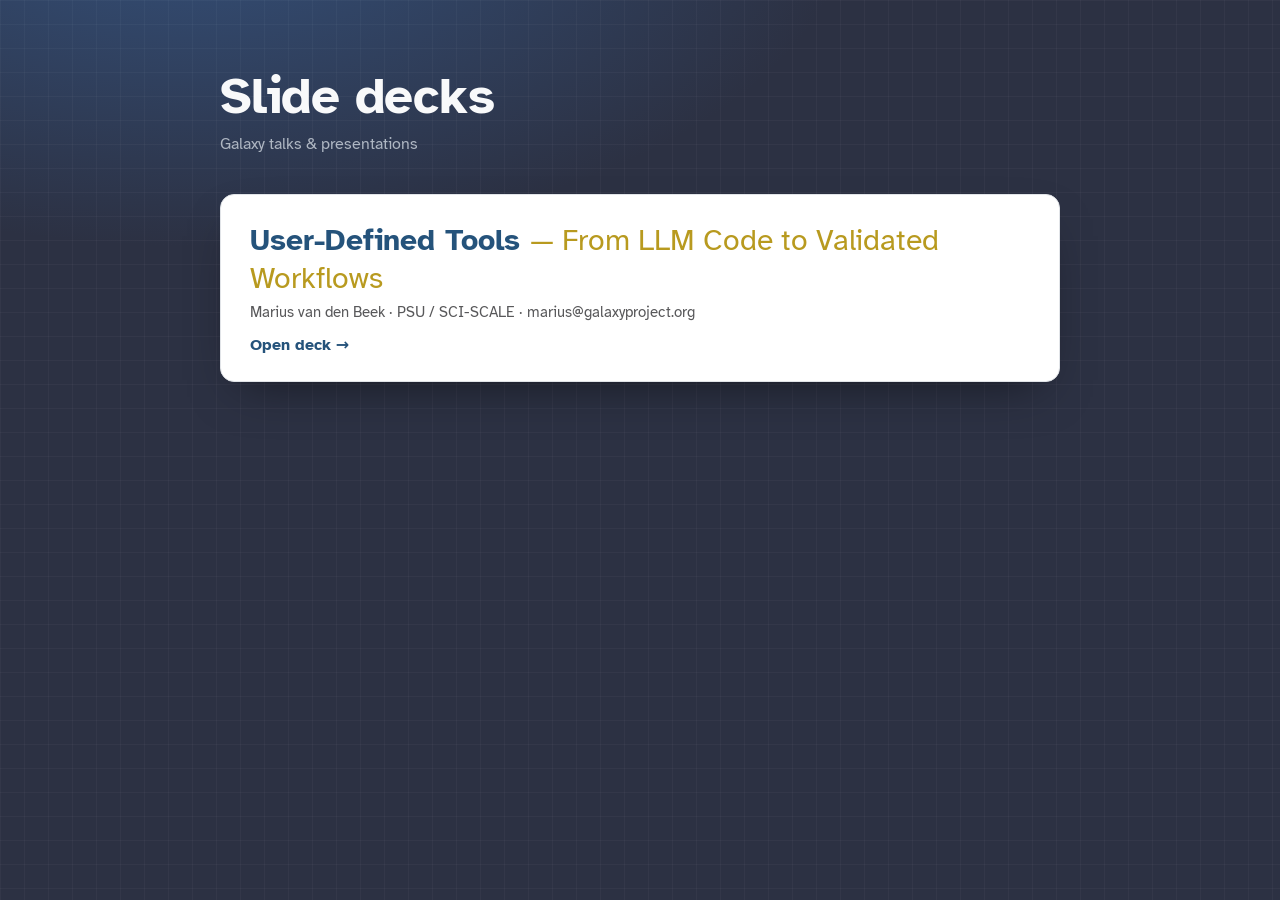
<file: index.html>
<!DOCTYPE html>
<html lang="en">
<head>
<meta charset="utf-8">
<meta name="viewport" content="width=device-width, initial-scale=1">
<title>Slide decks</title>
<link rel="preconnect" href="https://fonts.googleapis.com">
<style>
@import url('https://fonts.googleapis.com/css2?family=Atkinson+Hyperlegible:ital,wght@0,400;0,700;1,400&display=swap');
:root {
  --galaxy-primary:#25537b; --galaxy-dark:#2c3143; --gold:#e8c547;
  --font-sans:'Atkinson Hyperlegible',ui-sans-serif,system-ui,-apple-system,sans-serif;
}
* { box-sizing:border-box; }
body {
  margin:0; min-height:100vh; font-family:var(--font-sans); color:#f8f9fa;
  background:
    linear-gradient(to right, rgba(255,255,255,.03) 1px, transparent 1px) 0 0 / 24px 24px,
    linear-gradient(to bottom, rgba(255,255,255,.03) 1px, transparent 1px) 0 0 / 24px 24px,
    radial-gradient(1100px 560px at 15% -10%, #34507a 0%, transparent 60%),
    var(--galaxy-dark);
}
.wrap { max-width:880px; margin:0 auto; padding:4rem 1.25rem 5rem; }
header h1 { font-size:clamp(2rem,5vw,3.2rem); margin:0 0 .4rem; letter-spacing:-.01em; }
header p { color:#aeb6c2; margin:0 0 2.5rem; }
.cards { display:flex; flex-direction:column; gap:1.1rem; }
.card {
  display:block; text-decoration:none; color:inherit;
  background:#ffffff; color:#2c3143; border-radius:14px;
  padding:1.6rem 1.8rem; border:1px solid #e1e4e8;
  box-shadow:0 20px 50px -22px rgba(0,0,0,.55);
  transition:transform .12s, box-shadow .12s;
}
.card:hover { transform:translateY(-2px); box-shadow:0 26px 60px -22px rgba(0,0,0,.6); }
.card h2 { margin:0 0 .35rem; color:var(--galaxy-primary); font-size:clamp(1.3rem,2.6vw,1.9rem); }
.card h2 span { color:#b89a1f; font-weight:400; }
.card .byline { margin:0 0 .9rem; color:#58585a; font-size:.95rem; }
.card .open { color:var(--galaxy-primary); font-weight:700; }
.empty { color:#aeb6c2; }
:focus-visible { outline:2px solid var(--gold); outline-offset:3px; border-radius:4px; }
</style>
</head>
<body>
<div class="wrap">
<header>
  <h1>Slide decks</h1>
  <p>Galaxy talks &amp; presentations</p>
</header>
<main class="cards">
  <a class="card" href="udt/slides.html">
    <h2>User-Defined Tools <span>— From LLM Code to Validated Workflows</span></h2>
    <p class="byline">Marius van den Beek · PSU / SCI-SCALE · marius@galaxyproject.org</p>
    <span class="open">Open deck &rarr;</span>
  </a>
</main>
</div>
</body>
</html>
</file>
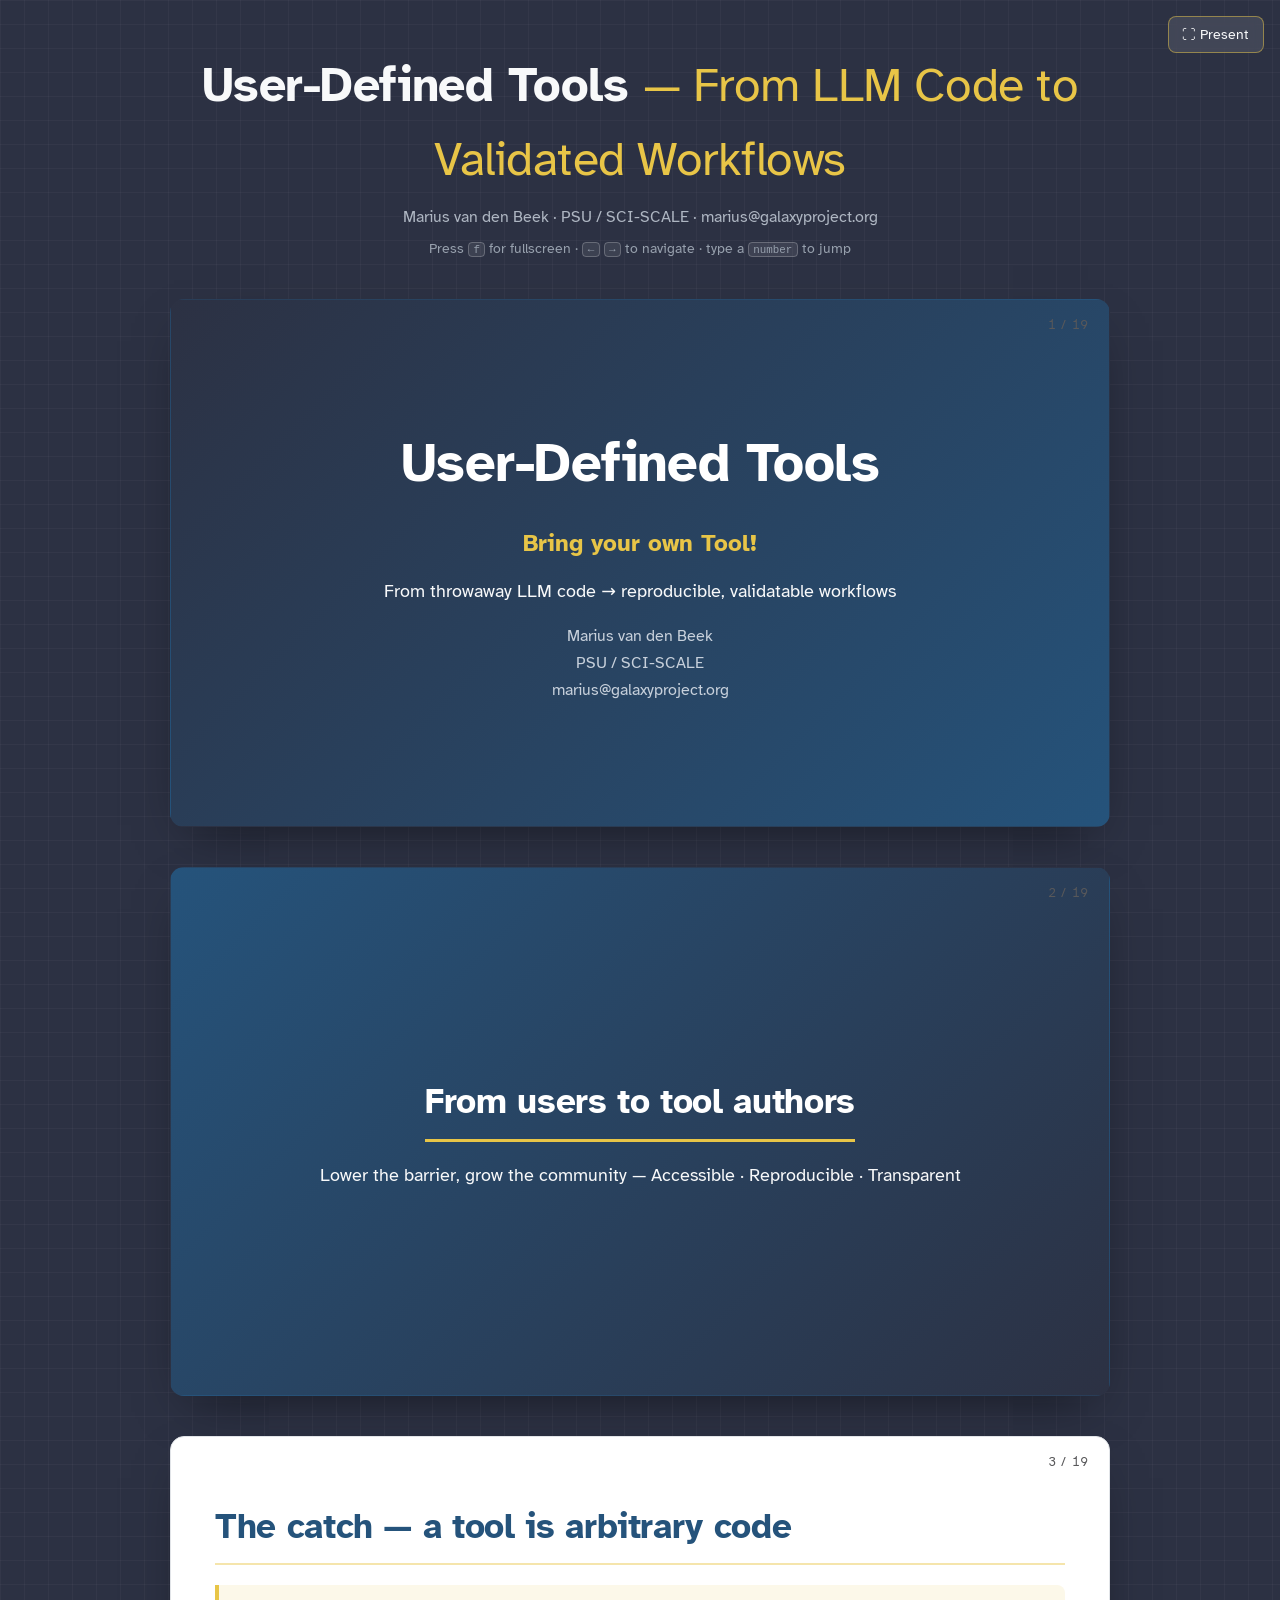
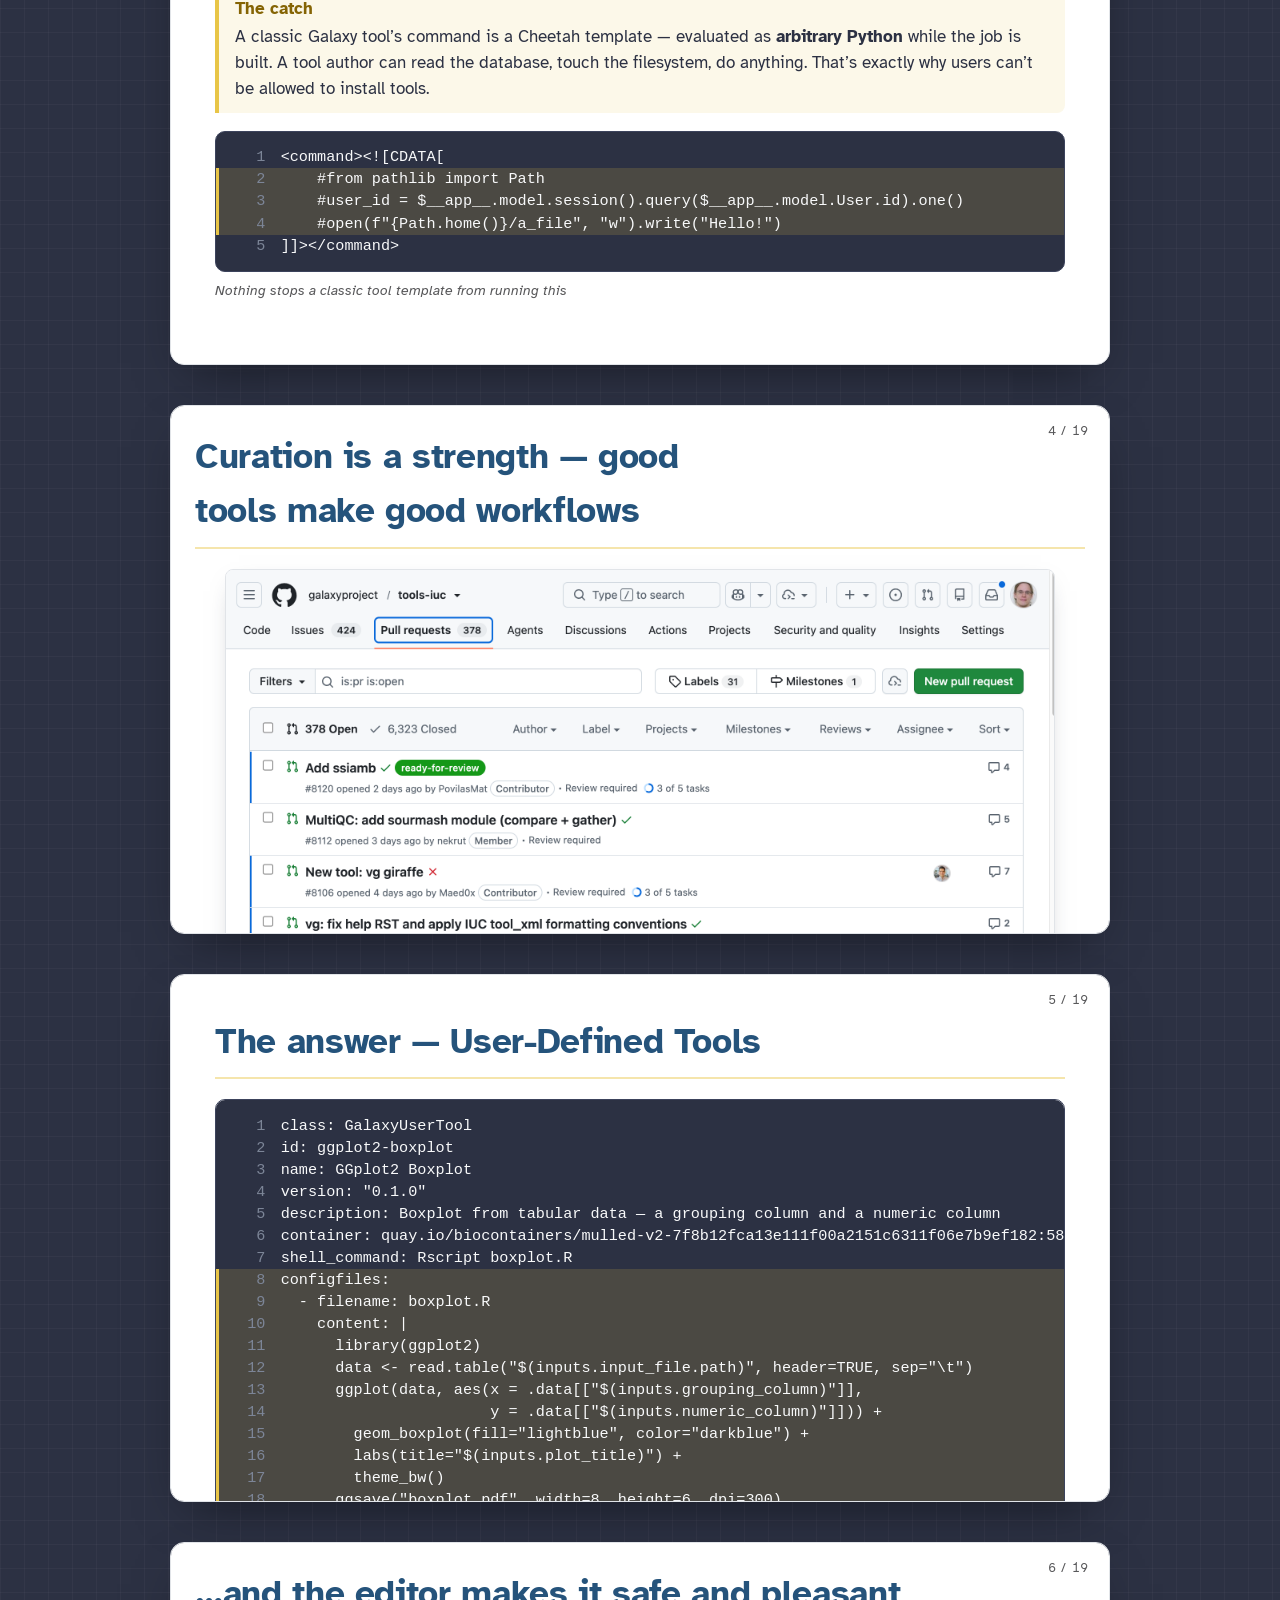
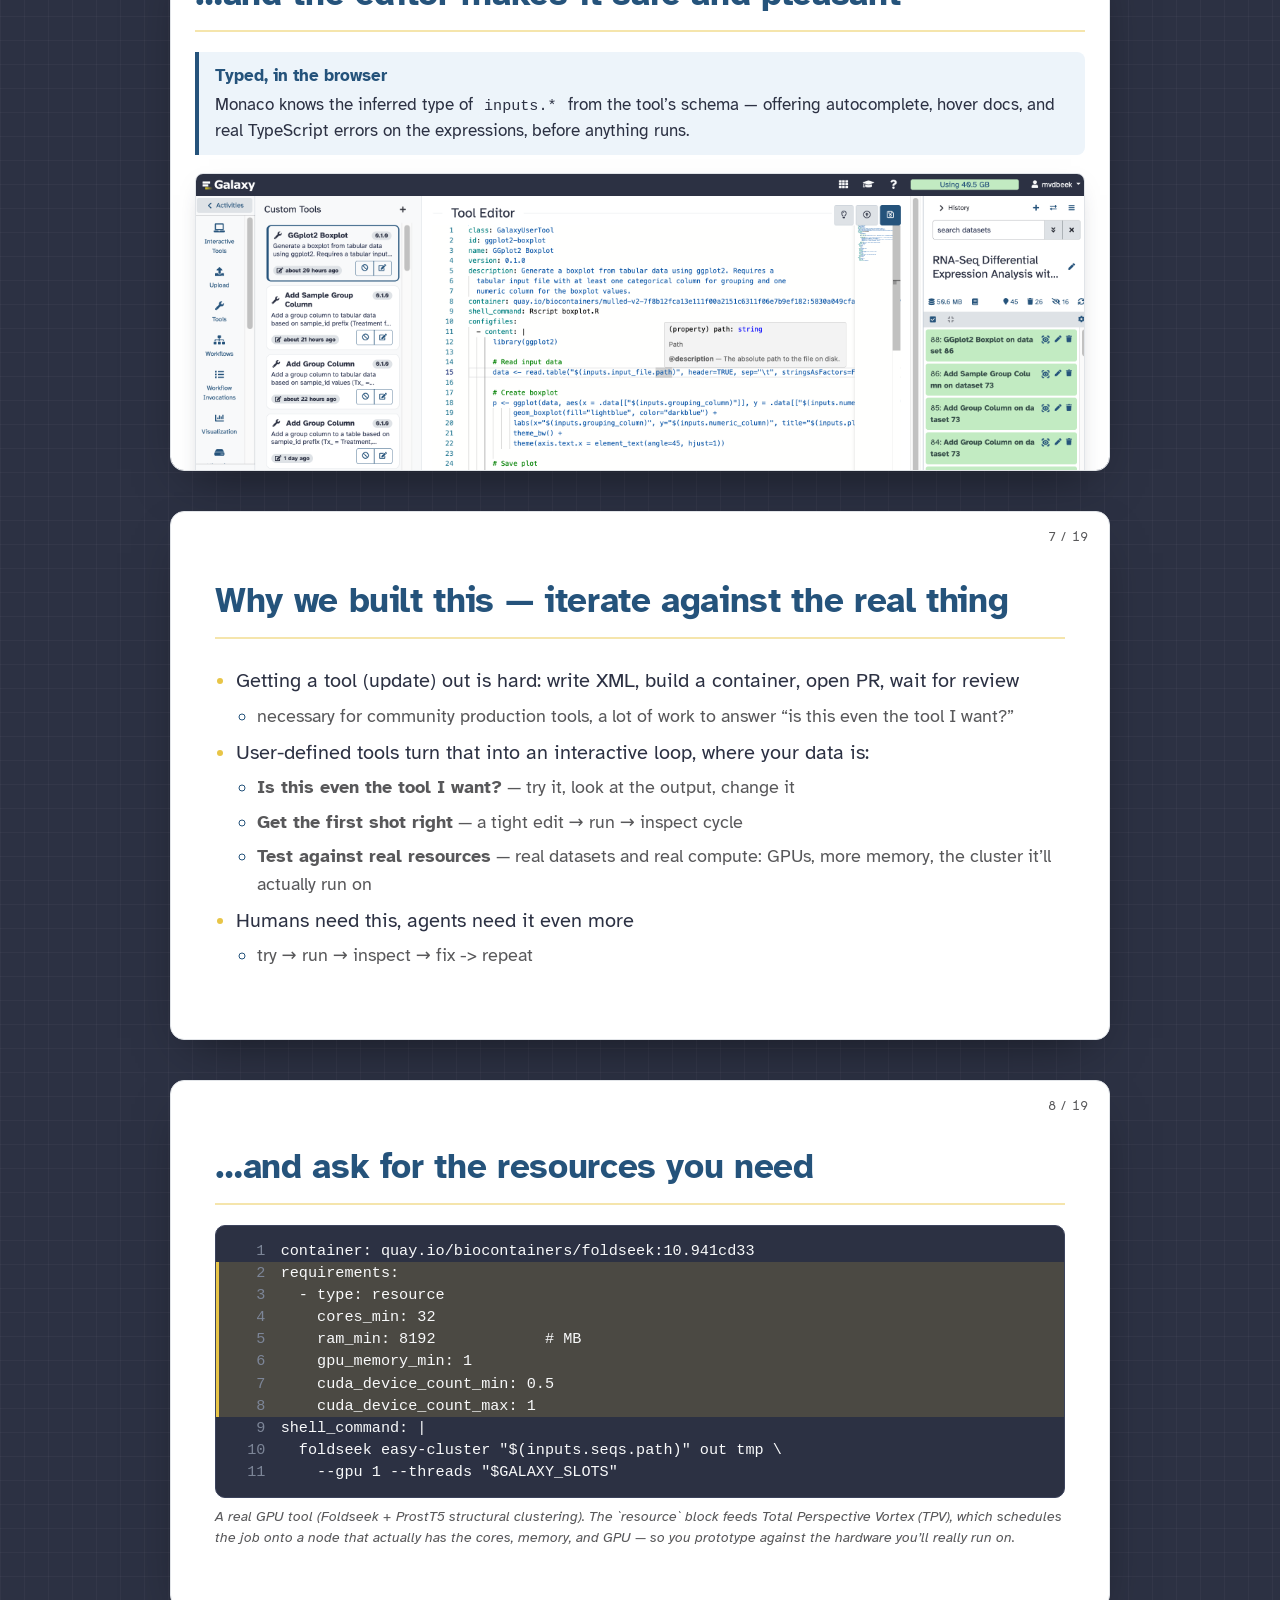
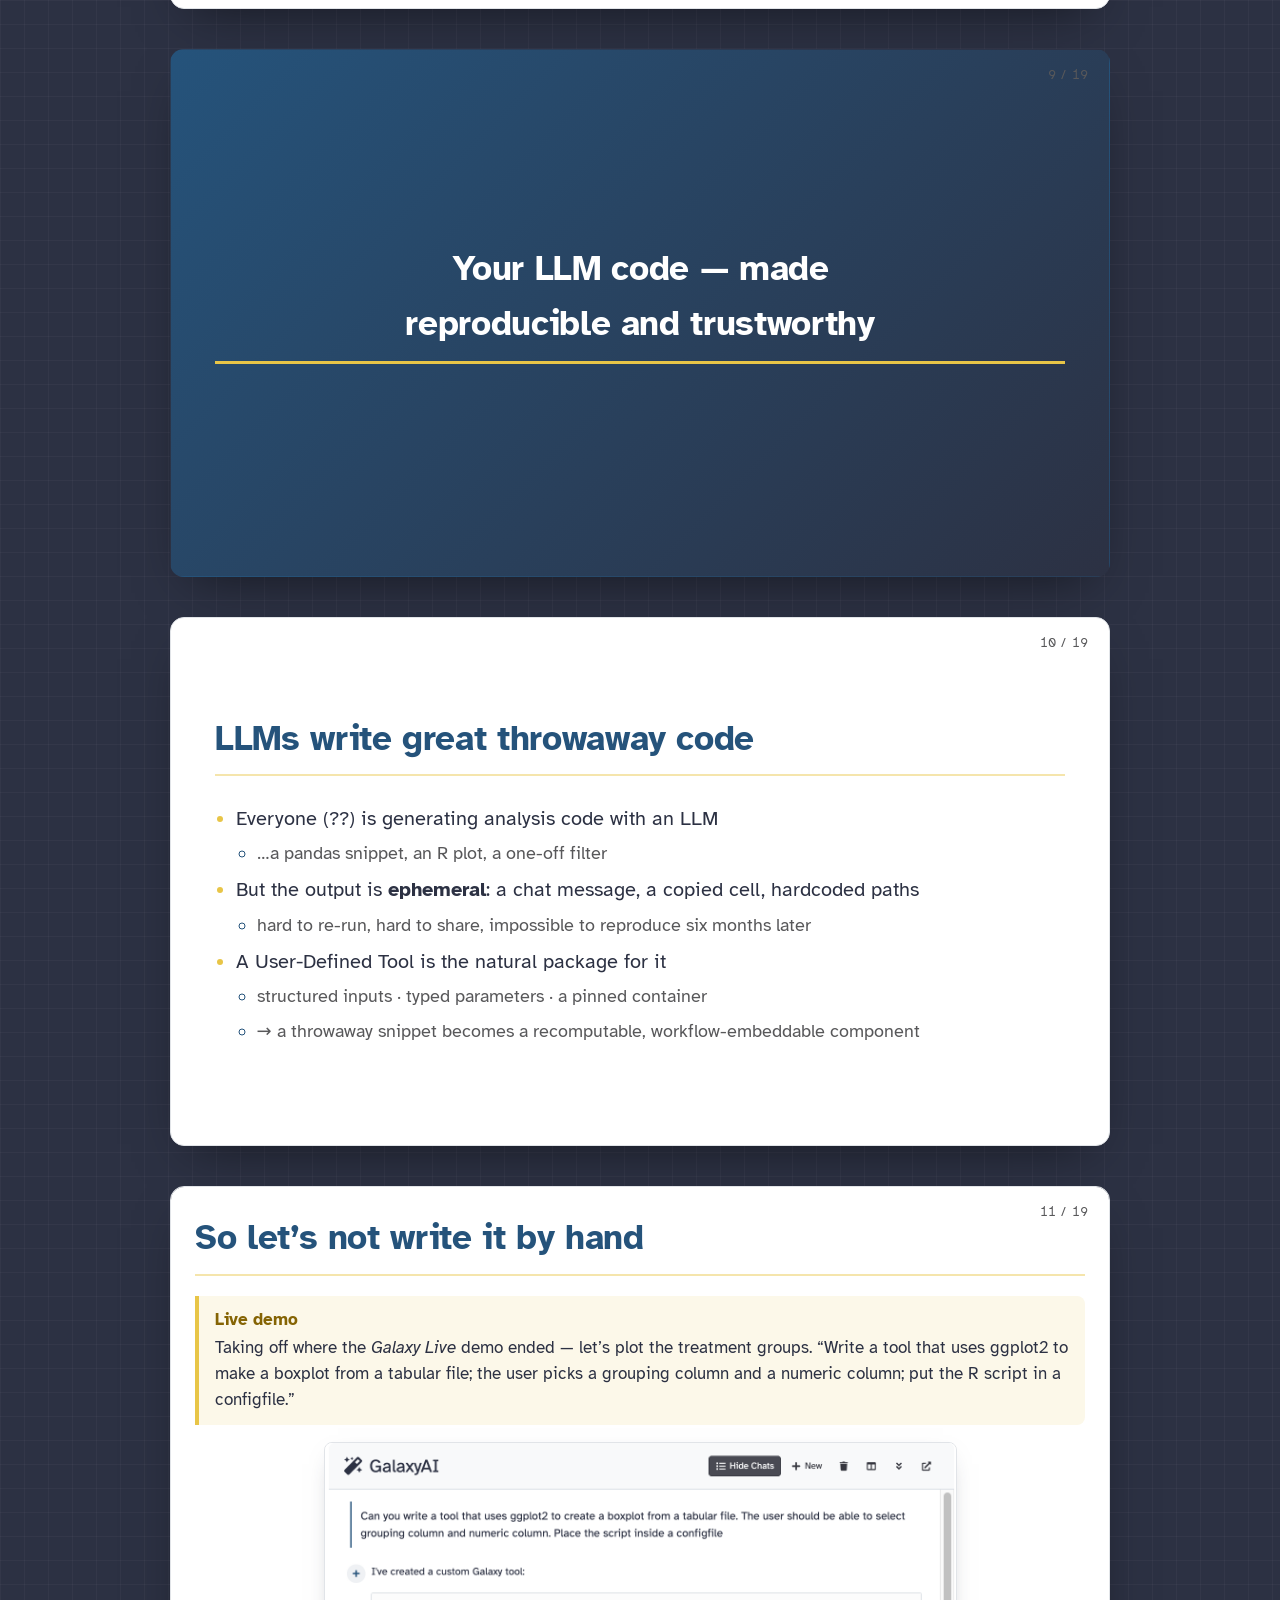
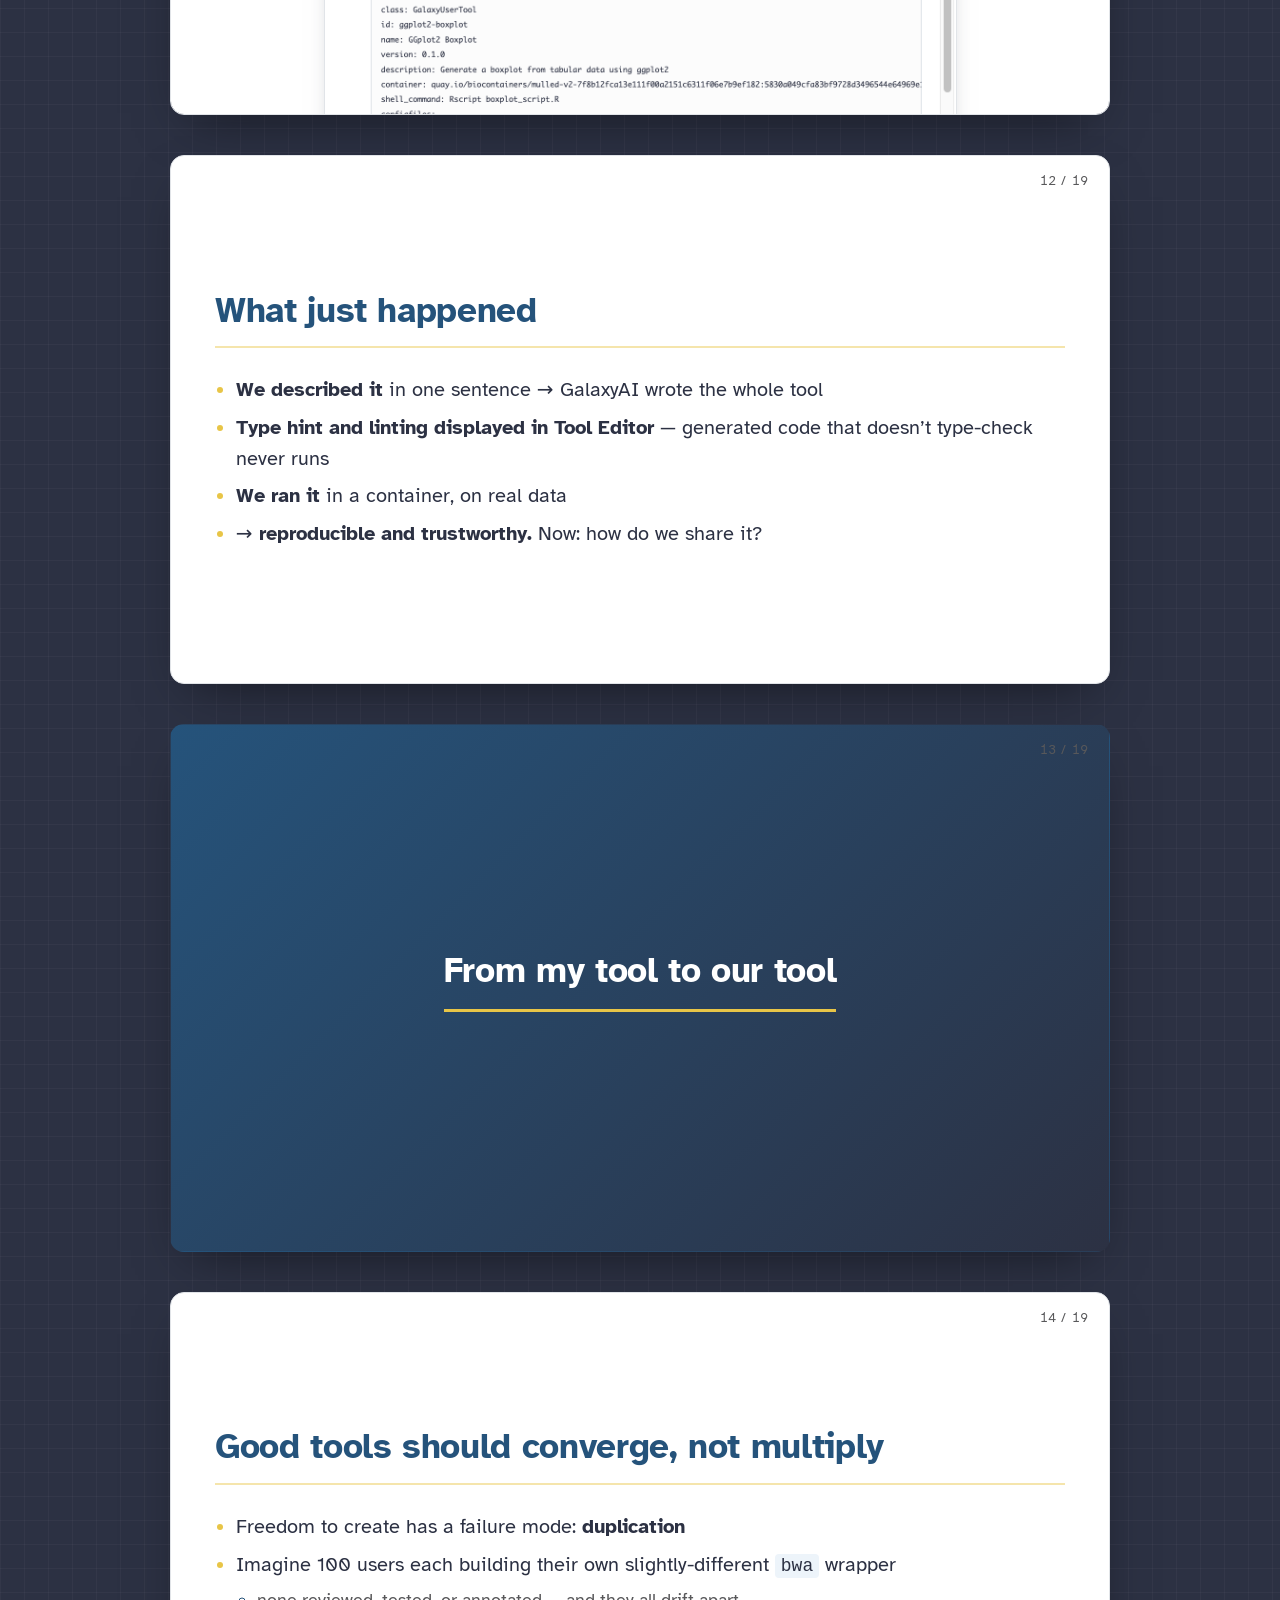
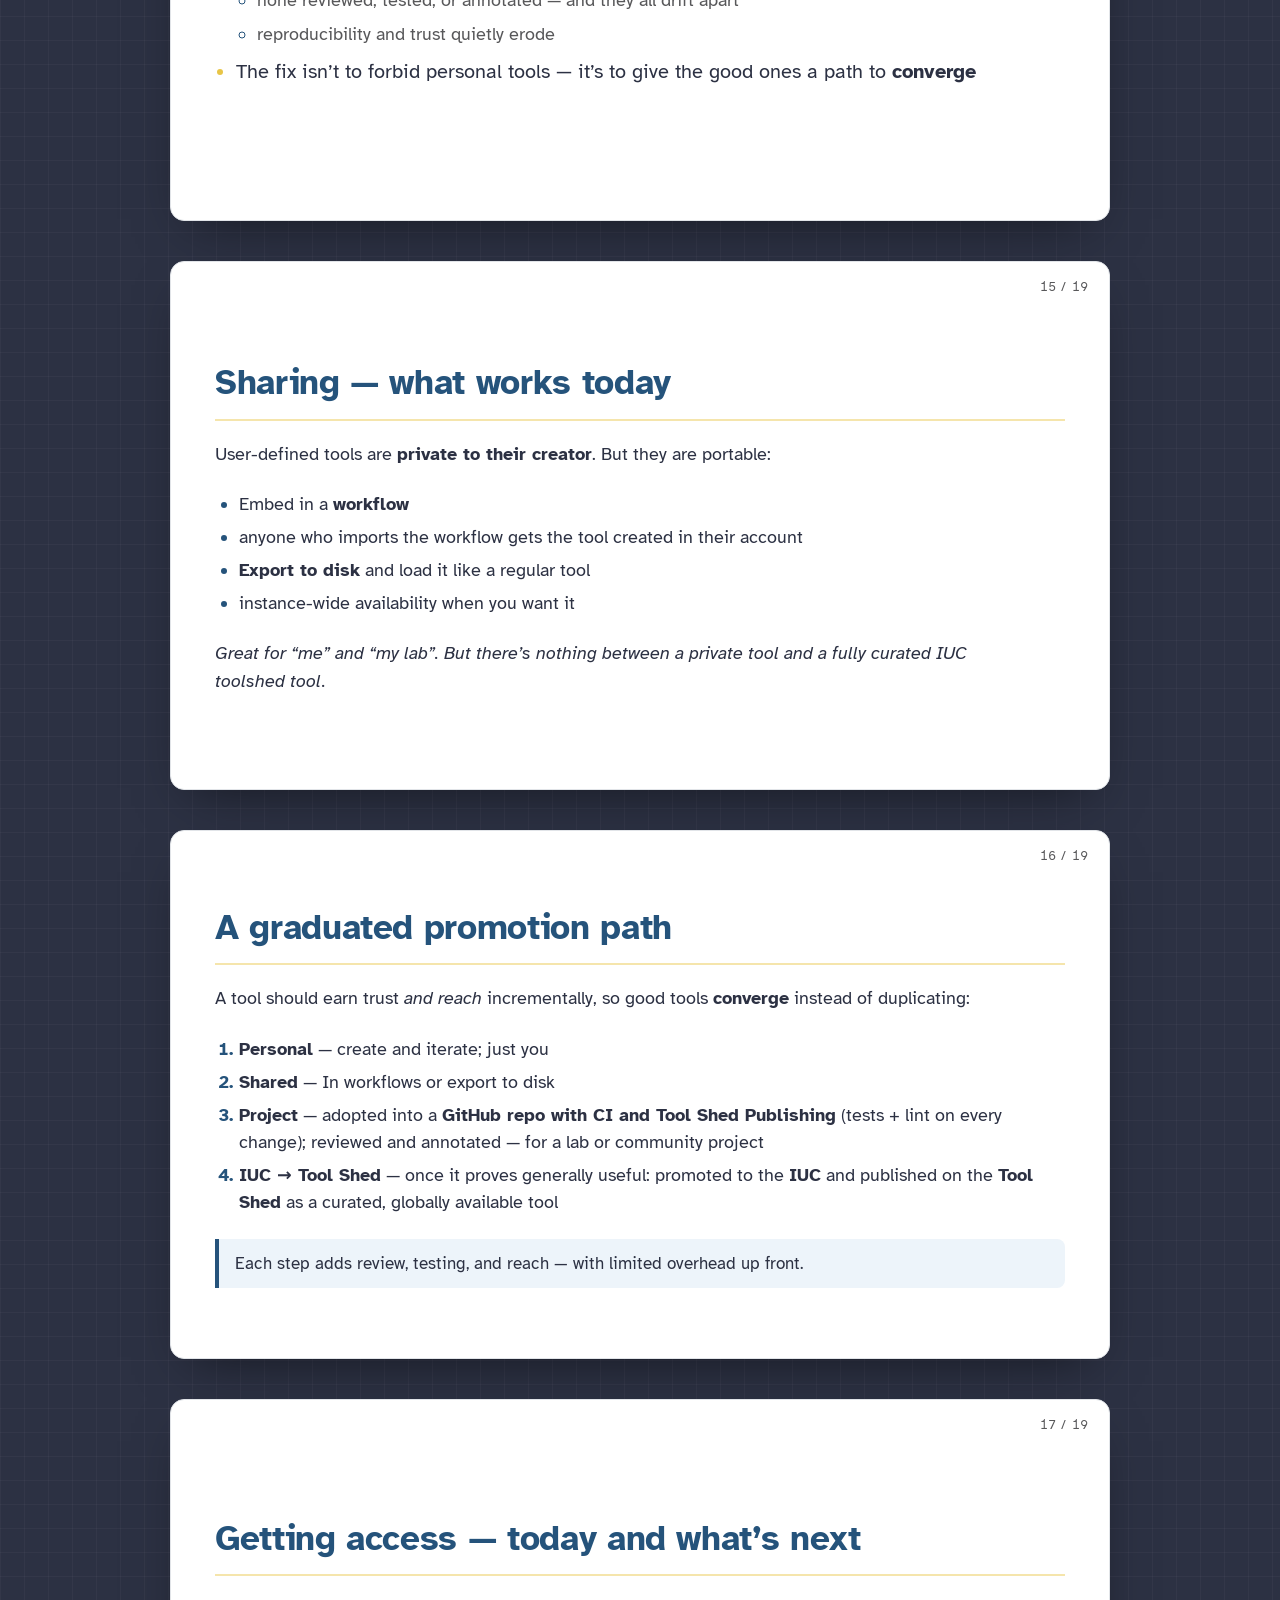
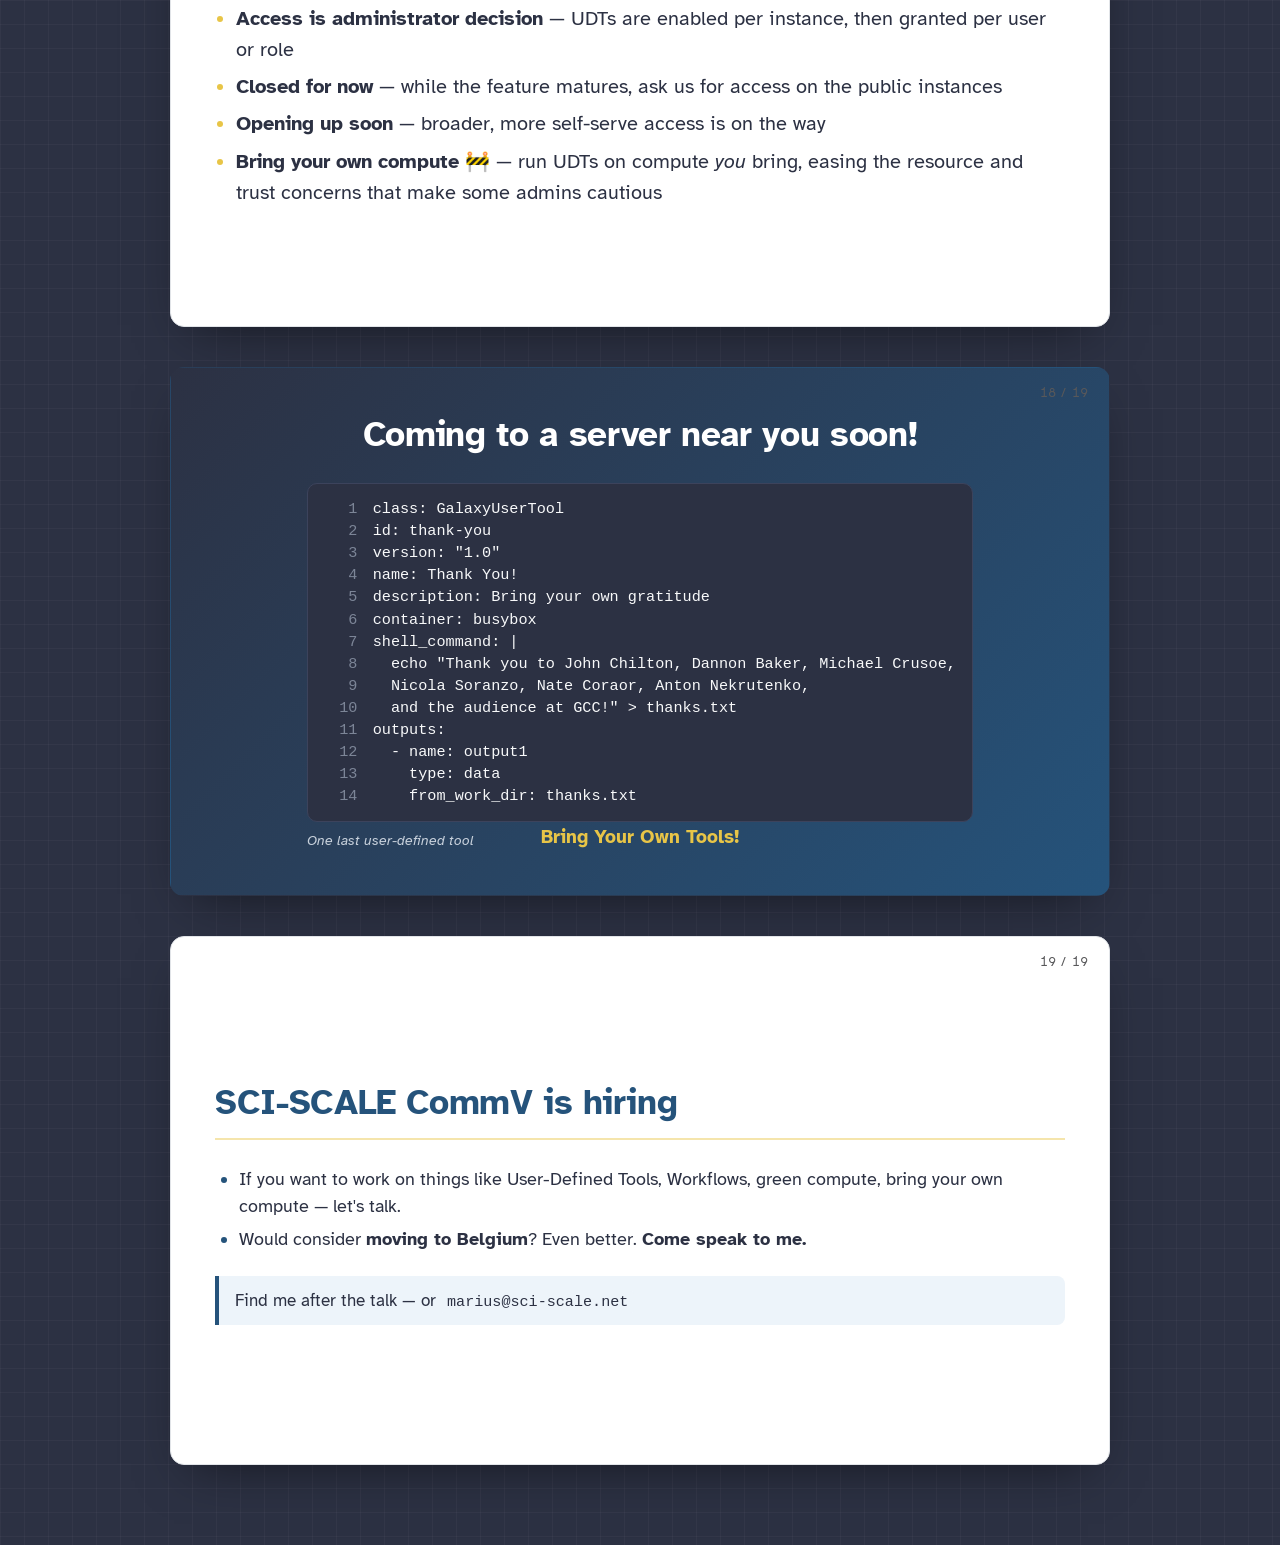
<file: udt/slides.html>
<!DOCTYPE html>
<html lang="en">
<head>
<meta charset="utf-8">
<meta name="viewport" content="width=device-width, initial-scale=1">
<title>User-Defined Tools — From LLM Code to Validated Workflows</title>
<link rel="stylesheet" href="slides.css">
</head>
<body>
<div class="toolbar">
  <button id="presentBtn" title="Present — press f">&#9974; Present</button>
</div>
<header class="deck-header">
  <h1>User-Defined Tools <span>— From LLM Code to Validated Workflows</span></h1>
  <p>Marius van den Beek · PSU / SCI-SCALE · marius@galaxyproject.org</p>
  <p class="hint">Press <kbd>f</kbd> for fullscreen · <kbd>←</kbd> <kbd>→</kbd> to navigate · type a <kbd>number</kbd> to jump</p>
</header>
<main class="deck">
  <section class="slide slide--title" id="slide-1" aria-label="Slide 1">
    <span class="slide__num">1 / 19</span>
    <h2 class="slide__title">User-Defined Tools</h2>
    <p class="slide__subtitle">Bring your own Tool!</p>
    <div class="slide__blocks">
      <p class="prose">From throwaway LLM code → reproducible, validatable workflows</p>
    </div>
    <div class="slide__meta"><p>Marius van den Beek</p><p>PSU / SCI-SCALE</p><p>marius@galaxyproject.org</p></div>
  </section>
  <section class="slide slide--section" id="slide-2" aria-label="Slide 2">
    <span class="slide__num">2 / 19</span>
    <h2 class="slide__title">From users to tool authors</h2>
    <div class="slide__blocks">
      <p class="prose">Lower the barrier, grow the community — Accessible · Reproducible · Transparent</p>
    </div>
  </section>
  <section class="slide slide--content" id="slide-3" aria-label="Slide 3">
    <span class="slide__num">3 / 19</span>
    <h2 class="slide__title">The catch — a tool is arbitrary code</h2>
    <div class="slide__blocks">
      <aside class="note note--warn"><span class="note__title">The catch</span><span>A classic Galaxy tool’s command is a Cheetah template — evaluated as <strong>arbitrary Python</strong> while the job is built. A tool author can read the database, touch the filesystem, do anything. That’s exactly why users can’t be allowed to install tools.</span></aside>
      <figure class="code"><pre class="language-xml"><code><span class="line"><span class="ln">1</span><span class="lc">&lt;command&gt;&lt;![CDATA[</span></span><span class="line hl"><span class="ln">2</span><span class="lc">    #from pathlib import Path</span></span><span class="line hl"><span class="ln">3</span><span class="lc">    #user_id = $__app__.model.session().query($__app__.model.User.id).one()</span></span><span class="line hl"><span class="ln">4</span><span class="lc">    #open(f&quot;{Path.home()}/a_file&quot;, &quot;w&quot;).write(&quot;Hello!&quot;)</span></span><span class="line"><span class="ln">5</span><span class="lc">]]&gt;&lt;/command&gt;</span></span></code></pre><figcaption>Nothing stops a classic tool template from running this</figcaption></figure>
    </div>
  </section>
  <section class="slide slide--content" id="slide-4" aria-label="Slide 4">
    <span class="slide__num">4 / 19</span>
    <h2 class="slide__title">Curation is a strength — good tools make good workflows</h2>
    <div class="slide__blocks">
      <figure class="shot"><img src="images/slide-06.png" alt="Slide 6 screenshot" loading="lazy"><figcaption>galaxyproject/tools-iuc: thousands of carefully reviewed tools — one of Galaxy’s greatest strengths. Trusted, reproducible tools are exactly what make trusted, reproducible workflows.</figcaption></figure>
      <aside class="note note--info"><span class="note__title">A high bar by design</span><span>not every need fits it: one-off, exploratory, “I have a labmeeting tomorrow.”</span></aside>
    </div>
  </section>
  <section class="slide slide--content" id="slide-5" aria-label="Slide 5">
    <span class="slide__num">5 / 19</span>
    <h2 class="slide__title">The answer — User-Defined Tools</h2>
    <div class="slide__blocks">
      <figure class="code"><pre class="language-yaml"><code><span class="line"><span class="ln">1</span><span class="lc">class: GalaxyUserTool</span></span><span class="line"><span class="ln">2</span><span class="lc">id: ggplot2-boxplot</span></span><span class="line"><span class="ln">3</span><span class="lc">name: GGplot2 Boxplot</span></span><span class="line"><span class="ln">4</span><span class="lc">version: &quot;0.1.0&quot;</span></span><span class="line"><span class="ln">5</span><span class="lc">description: Boxplot from tabular data — a grouping column and a numeric column</span></span><span class="line"><span class="ln">6</span><span class="lc">container: quay.io/biocontainers/mulled-v2-7f8b12fca13e111f00a2151c6311f06e7b9ef182:5830a049cfa83bf9728d3496544e64969e1ef789-0</span></span><span class="line"><span class="ln">7</span><span class="lc">shell_command: Rscript boxplot.R</span></span><span class="line hl"><span class="ln">8</span><span class="lc">configfiles:</span></span><span class="line hl"><span class="ln">9</span><span class="lc">  - filename: boxplot.R</span></span><span class="line hl"><span class="ln">10</span><span class="lc">    content: |</span></span><span class="line hl"><span class="ln">11</span><span class="lc">      library(ggplot2)</span></span><span class="line hl"><span class="ln">12</span><span class="lc">      data &lt;- read.table(&quot;$(inputs.input_file.path)&quot;, header=TRUE, sep=&quot;\t&quot;)</span></span><span class="line hl"><span class="ln">13</span><span class="lc">      ggplot(data, aes(x = .data[[&quot;$(inputs.grouping_column)&quot;]],</span></span><span class="line hl"><span class="ln">14</span><span class="lc">                       y = .data[[&quot;$(inputs.numeric_column)&quot;]])) +</span></span><span class="line hl"><span class="ln">15</span><span class="lc">        geom_boxplot(fill=&quot;lightblue&quot;, color=&quot;darkblue&quot;) +</span></span><span class="line hl"><span class="ln">16</span><span class="lc">        labs(title=&quot;$(inputs.plot_title)&quot;) +</span></span><span class="line hl"><span class="ln">17</span><span class="lc">        theme_bw()</span></span><span class="line hl"><span class="ln">18</span><span class="lc">      ggsave(&quot;boxplot.pdf&quot;, width=8, height=6, dpi=300)</span></span><span class="line"><span class="ln">19</span><span class="lc">inputs:</span></span><span class="line"><span class="ln">20</span><span class="lc">  - {name: input_file, type: data, format: tabular}</span></span><span class="line"><span class="ln">21</span><span class="lc">  - {name: grouping_column, type: text}</span></span><span class="line"><span class="ln">22</span><span class="lc">  - {name: numeric_column, type: text}</span></span><span class="line"><span class="ln">23</span><span class="lc">  - {name: plot_title, type: text}</span></span><span class="line"><span class="ln">24</span><span class="lc">outputs:</span></span><span class="line"><span class="ln">25</span><span class="lc">  - {name: plot, type: data, format: pdf, from_work_dir: boxplot.pdf}</span></span></code></pre><figcaption>Anatomy of a User-Defined Tool: typed inputs, a pinned container, and the R script itself in a `configfile` — safe to build and run. For the personal and the exploratory; curated tools stay the backbone.</figcaption></figure>
    </div>
  </section>
  <section class="slide slide--content" id="slide-6" aria-label="Slide 6">
    <span class="slide__num">6 / 19</span>
    <h2 class="slide__title">…and the editor makes it safe and pleasant</h2>
    <div class="slide__blocks">
      <aside class="note note--info"><span class="note__title">Typed, in the browser</span><span>Monaco knows the inferred type of <code>inputs.*</code> from the tool’s schema — offering autocomplete, hover docs, and real TypeScript errors on the expressions, before anything runs.</span></aside>
      <figure class="shot"><img src="images/slide-10.png" alt="Slide 10 screenshot" loading="lazy"><figcaption>The live Tool Editor — the same boxplot tool: type-aware hover docs and inline errors, driven by the generated schema</figcaption></figure>
    </div>
  </section>
  <section class="slide slide--content" id="slide-7" aria-label="Slide 7">
    <span class="slide__num">7 / 19</span>
    <h2 class="slide__title">Why we built this — iterate against the real thing</h2>
    <div class="slide__body"><ul><li>Getting a tool (update) out is hard: write XML, build a container, open PR, wait for review<ul><li>necessary for community production tools, a lot of work to answer “is this even the tool I want?”</li></ul></li><li>User-defined tools turn that into an interactive loop, where your data is:<ul><li><strong>Is this even the tool I want?</strong> — try it, look at the output, change it</li><li><strong>Get the first shot right</strong> — a tight edit → run → inspect cycle</li><li><strong>Test against real resources</strong> — real datasets and real compute: GPUs, more memory, the cluster it’ll actually run on</li></ul></li><li>Humans need this, agents need it even more<ul><li>try → run → inspect → fix -&gt; repeat</li></ul></li></ul></div>
  </section>
  <section class="slide slide--content" id="slide-8" aria-label="Slide 8">
    <span class="slide__num">8 / 19</span>
    <h2 class="slide__title">…and ask for the resources you need</h2>
    <div class="slide__blocks">
      <figure class="code"><pre class="language-yaml"><code><span class="line"><span class="ln">1</span><span class="lc">container: quay.io/biocontainers/foldseek:10.941cd33</span></span><span class="line hl"><span class="ln">2</span><span class="lc">requirements:</span></span><span class="line hl"><span class="ln">3</span><span class="lc">  - type: resource</span></span><span class="line hl"><span class="ln">4</span><span class="lc">    cores_min: 32</span></span><span class="line hl"><span class="ln">5</span><span class="lc">    ram_min: 8192            # MB</span></span><span class="line hl"><span class="ln">6</span><span class="lc">    gpu_memory_min: 1</span></span><span class="line hl"><span class="ln">7</span><span class="lc">    cuda_device_count_min: 0.5</span></span><span class="line hl"><span class="ln">8</span><span class="lc">    cuda_device_count_max: 1</span></span><span class="line"><span class="ln">9</span><span class="lc">shell_command: |</span></span><span class="line"><span class="ln">10</span><span class="lc">  foldseek easy-cluster &quot;$(inputs.seqs.path)&quot; out tmp \</span></span><span class="line"><span class="ln">11</span><span class="lc">    --gpu 1 --threads &quot;$GALAXY_SLOTS&quot;</span></span></code></pre><figcaption>A real GPU tool (Foldseek + ProstT5 structural clustering). The `resource` block feeds Total Perspective Vortex (TPV), which schedules the job onto a node that actually has the cores, memory, and GPU — so you prototype against the hardware you’ll really run on.</figcaption></figure>
    </div>
  </section>
  <section class="slide slide--section" id="slide-9" aria-label="Slide 9">
    <span class="slide__num">9 / 19</span>
    <h2 class="slide__title">Your LLM code — made reproducible and trustworthy</h2>
  </section>
  <section class="slide slide--content" id="slide-10" aria-label="Slide 10">
    <span class="slide__num">10 / 19</span>
    <h2 class="slide__title">LLMs write great throwaway code</h2>
    <div class="slide__body"><ul><li>Everyone (??) is generating analysis code with an LLM<ul><li>…a pandas snippet, an R plot, a one-off filter</li></ul></li><li>But the output is <strong>ephemeral</strong>: a chat message, a copied cell, hardcoded paths<ul><li>hard to re-run, hard to share, impossible to reproduce six months later</li></ul></li><li>A User-Defined Tool is the natural package for it<ul><li>structured inputs · typed parameters · a pinned container</li><li>→ a throwaway snippet becomes a recomputable, workflow-embeddable component</li></ul></li></ul></div>
  </section>
  <section class="slide slide--content" id="slide-11" aria-label="Slide 11">
    <span class="slide__num">11 / 19</span>
    <h2 class="slide__title">So let’s not write it by hand</h2>
    <div class="slide__blocks">
      <aside class="note note--warn"><span class="note__title">Live demo</span><span>Taking off where the <em>Galaxy Live</em> demo ended — let’s plot the treatment groups. “Write a tool that uses ggplot2 to make a boxplot from a tabular file; the user picks a grouping column and a numeric column; put the R script in a configfile.”</span></aside>
      <figure class="shot"><a href="https://test.galaxyproject.org" target="_blank" rel="noopener" title="Open https://test.galaxyproject.org"><img src="images/slide-99.png" alt="Slide 99 screenshot" loading="lazy"></a><figcaption>Click to launch test.galaxyproject.org — GalaxyAI (shipped as a FastMCP server), or Claude / Orbit over MCP + a skill, authors the User-Defined Tool, multi-step, from that one sentence</figcaption></figure>
    </div>
  </section>
  <section class="slide slide--content" id="slide-12" aria-label="Slide 12">
    <span class="slide__num">12 / 19</span>
    <h2 class="slide__title">What just happened</h2>
    <div class="slide__body"><ul><li><strong>We described it</strong> in one sentence → GalaxyAI wrote the whole tool</li><li><strong>Type hint and linting  displayed in Tool Editor</strong> — generated code that doesn’t type-check never runs</li><li><strong>We ran it</strong> in a container, on real data</li><li>→ <strong>reproducible and trustworthy.</strong> Now: how do we share it?</li></ul></div>
  </section>
  <section class="slide slide--section" id="slide-13" aria-label="Slide 13">
    <span class="slide__num">13 / 19</span>
    <h2 class="slide__title">From my tool to our tool</h2>
  </section>
  <section class="slide slide--content" id="slide-14" aria-label="Slide 14">
    <span class="slide__num">14 / 19</span>
    <h2 class="slide__title">Good tools should converge, not multiply</h2>
    <div class="slide__body"><ul><li>Freedom to create has a failure mode: <strong>duplication</strong></li><li>Imagine 100 users each building their own slightly-different <code>bwa</code> wrapper<ul><li>none reviewed, tested, or annotated — and they all drift apart</li><li>reproducibility and trust quietly erode</li></ul></li><li>The fix isn’t to forbid personal tools — it’s to give the good ones a path to <strong>converge</strong></li></ul></div>
  </section>
  <section class="slide slide--content" id="slide-15" aria-label="Slide 15">
    <span class="slide__num">15 / 19</span>
    <h2 class="slide__title">Sharing — what works today</h2>
    <div class="slide__blocks">
      <p class="prose">User-defined tools are <strong>private to their creator</strong>. But they are portable:</p>
      <ul class="doc"><li>Embed in a <strong>workflow</strong></li><li>anyone who imports the workflow gets the tool created in their account</li><li><strong>Export to disk</strong> and load it like a regular tool</li><li>instance-wide availability when you want it</li></ul>
      <p class="prose"><em>Great for “me” and “my lab”. But there’s nothing between a private tool and a fully curated IUC toolshed tool.</em></p>
    </div>
  </section>
  <section class="slide slide--content" id="slide-16" aria-label="Slide 16">
    <span class="slide__num">16 / 19</span>
    <h2 class="slide__title">A graduated promotion path</h2>
    <div class="slide__blocks">
      <p class="prose">A tool should earn trust <em>and reach</em> incrementally, so good tools <strong>converge</strong> instead of duplicating:</p>
      <ol class="doc"><li><strong>Personal</strong> — create and iterate; just you</li><li><strong>Shared</strong> — In workflows or export to disk</li><li><strong>Project</strong> — adopted into a <strong>GitHub repo with CI and Tool Shed Publishing</strong> (tests + lint on every change); reviewed and annotated — for a lab or community project</li><li><strong>IUC → Tool Shed</strong> — once it proves generally useful: promoted to the <strong>IUC</strong> and published on the <strong>Tool Shed</strong> as a curated, globally available tool</li></ol>
      <aside class="note note--info"><span>Each step adds review, testing, and reach — with limited overhead up front.</span></aside>
    </div>
  </section>
  <section class="slide slide--content" id="slide-17" aria-label="Slide 17">
    <span class="slide__num">17 / 19</span>
    <h2 class="slide__title">Getting access — today and what’s next</h2>
    <div class="slide__body"><ul><li><strong>Access is administrator decision</strong> — UDTs are enabled per instance, then granted per user or role</li><li><strong>Closed for now</strong> — while the feature matures, ask us for access on the public instances</li><li><strong>Opening up soon</strong> — broader, more self-serve access is on the way</li><li><strong>Bring your own compute</strong> 🚧 — run UDTs on compute <em>you</em> bring, easing the resource and trust concerns that make some admins cautious</li></ul></div>
  </section>
  <section class="slide slide--closing" id="slide-18" aria-label="Slide 18">
    <span class="slide__num">18 / 19</span>
    <h2 class="slide__title">Coming to a server near you soon!</h2>
    <div class="slide__blocks">
      <figure class="code"><pre class="language-yaml"><code><span class="line"><span class="ln">1</span><span class="lc">class: GalaxyUserTool</span></span><span class="line"><span class="ln">2</span><span class="lc">id: thank-you</span></span><span class="line"><span class="ln">3</span><span class="lc">version: &quot;1.0&quot;</span></span><span class="line"><span class="ln">4</span><span class="lc">name: Thank You!</span></span><span class="line"><span class="ln">5</span><span class="lc">description: Bring your own gratitude</span></span><span class="line"><span class="ln">6</span><span class="lc">container: busybox</span></span><span class="line"><span class="ln">7</span><span class="lc">shell_command: |</span></span><span class="line"><span class="ln">8</span><span class="lc">  echo &quot;Thank you to John Chilton, Dannon Baker, Michael Crusoe,</span></span><span class="line"><span class="ln">9</span><span class="lc">  Nicola Soranzo, Nate Coraor, Anton Nekrutenko,</span></span><span class="line"><span class="ln">10</span><span class="lc">  and the audience at GCC!&quot; &gt; thanks.txt</span></span><span class="line"><span class="ln">11</span><span class="lc">outputs:</span></span><span class="line"><span class="ln">12</span><span class="lc">  - name: output1</span></span><span class="line"><span class="ln">13</span><span class="lc">    type: data</span></span><span class="line"><span class="ln">14</span><span class="lc">    from_work_dir: thanks.txt</span></span></code></pre><figcaption>One last user-defined tool</figcaption></figure>
    </div>
    <div class="slide__meta"><p>Bring Your Own Tools!</p></div>
  </section>
  <section class="slide slide--content" id="slide-19" aria-label="Slide 19">
    <span class="slide__num">19 / 19</span>
    <h2 class="slide__title">SCI-SCALE CommV is hiring</h2>
    <div class="slide__blocks">
      <ul class="doc"><li>If you want to work on things like User-Defined Tools, Workflows, green compute, bring your own compute — let's talk.</li><li>Would consider <strong>moving to Belgium</strong>? Even better. <strong>Come speak to me.</strong></li></ul>
      <aside class="note note--info"><span>Find me after the talk — or <code>marius@sci-scale.net</code></span></aside>
    </div>
  </section>
</main>
<script>
(function () {
  const slides = Array.from(document.querySelectorAll('.slide'));
  const body = document.body;
  const isPresent = () => body.classList.contains('present');
  function nearest() {
    let best = 0, bd = Infinity;
    slides.forEach((s, idx) => {
      const d = Math.abs(s.getBoundingClientRect().top);
      if (d < bd) { bd = d; best = idx; }
    });
    return best;
  }
  function go(n) {
    const i = Math.max(0, Math.min(slides.length - 1, n));
    slides[i].scrollIntoView({ behavior: 'smooth', block: 'start' });
  }
  function restore(i) {
    // after the layout reflows out of present mode, bring the slide we were
    // on back into view (instant, no animation)
    requestAnimationFrame(() =>
      slides[i].scrollIntoView({ block: 'center' }));
  }
  function fitSlide(s) {
    // shrink a slide's content (via --fit) just enough that it stops
    // overflowing — so tall code/bullets fit without scrolling. The content
    // scrolls inside .slide__blocks (max-height:100%), so check that box too.
    const box = s.querySelector('.slide__blocks') || s.querySelector('.slide__body');
    const overflows = () =>
      s.scrollHeight > s.clientHeight + 1 ||
      (box && box.scrollHeight > box.clientHeight + 1);
    s.style.setProperty('--fit', '1');
    let fit = 1, guard = 0;
    while (overflows() && fit > 0.5 && guard++ < 24) {
      fit -= 0.05;
      s.style.setProperty('--fit', fit.toFixed(2));
    }
  }
  function fitAll() { if (isPresent()) slides.forEach(fitSlide); }
  function unfit() { slides.forEach((s) => s.style.removeProperty('--fit')); }
  let presentTarget = 0;
  function present(on) {
    if (on) {
      presentTarget = nearest();   // slide visible now, captured before the reflow
      body.classList.add('present');
      const el = document.documentElement;
      if (el.requestFullscreen) el.requestFullscreen().catch(() => {});
      requestAnimationFrame(() => { fitAll(); go(presentTarget); });
    } else {
      const i = nearest();
      body.classList.remove('present');
      unfit();
      if (document.fullscreenElement) document.exitFullscreen();
      restore(i);
    }
  }
  document.getElementById('presentBtn')
    .addEventListener('click', () => present(!isPresent()));
  document.addEventListener('fullscreenchange', () => {
    if (document.fullscreenElement && isPresent()) {
      // fullscreen just engaged — re-anchor to the intended slide after the
      // viewport resize (and re-fit for the new size)
      requestAnimationFrame(() => { fitAll(); go(presentTarget); });
    } else if (!document.fullscreenElement && isPresent()) {
      // Esc / OS-level fullscreen exit; keep our current slide
      const i = nearest();
      body.classList.remove('present');
      unfit();
      restore(i);
    }
  });
  let fitTimer;
  window.addEventListener('resize', () => {
    clearTimeout(fitTimer);
    fitTimer = setTimeout(fitAll, 150);
  });
  if (document.fonts && document.fonts.ready) document.fonts.ready.then(fitAll);

  // type a number (multi-digit) then Enter — or just pause — to jump to a slide
  let gotoBuf = '', gotoTimer;
  const gotoHint = document.createElement('div');
  gotoHint.className = 'goto-hint';
  gotoHint.setAttribute('aria-hidden', 'true');
  document.body.appendChild(gotoHint);
  function gotoCommit() {
    clearTimeout(gotoTimer);
    if (gotoBuf) { const n = parseInt(gotoBuf, 10); if (!isNaN(n)) go(n - 1); }
    gotoBuf = '';
    gotoHint.classList.remove('show');
  }
  function gotoCancel() {
    clearTimeout(gotoTimer);
    gotoBuf = '';
    gotoHint.classList.remove('show');
  }
  function gotoDigit(d) {
    gotoBuf += d;
    gotoHint.textContent = '→ ' + gotoBuf + ' / ' + slides.length;
    gotoHint.classList.add('show');
    clearTimeout(gotoTimer);
    gotoTimer = setTimeout(gotoCommit, 900);
  }

  document.addEventListener('keydown', (e) => {
    if (e.key >= '0' && e.key <= '9') { e.preventDefault(); gotoDigit(e.key); }
    else if (e.key === 'Enter') { e.preventDefault(); gotoCommit(); }
    else if (['ArrowRight', 'ArrowDown', 'PageDown', ' '].includes(e.key)) { e.preventDefault(); gotoCancel(); go(nearest() + 1); }
    else if (['ArrowLeft', 'ArrowUp', 'PageUp'].includes(e.key)) { e.preventDefault(); gotoCancel(); go(nearest() - 1); }
    else if (e.key === 'f' || e.key === 'F') { gotoCancel(); present(!isPresent()); }
    else if (e.key === 'Home') { e.preventDefault(); gotoCancel(); go(0); }
    else if (e.key === 'End') { e.preventDefault(); gotoCancel(); go(slides.length - 1); }
    else if (e.key === 'Escape') { gotoCancel(); }
  });
})();
</script>
</body>
</html>
</file>
<file: udt/slides.css>
/* Galaxy Tools 2.0 — slide deck styles
   Palette & conventions aligned with galaxyproject/foundry global.css.
   Each slide is a <section class="slide slide--TYPE">. */

@import url('https://fonts.googleapis.com/css2?family=Atkinson+Hyperlegible:ital,wght@0,400;0,700;1,400&display=swap');

:root {
  /* Galaxy brand */
  --galaxy-primary: #25537b;
  --galaxy-dark: #2c3143;
  --galaxy-dark-medium: #3c435c;
  --galaxy-gold: #ffd700;
  --galaxy-grey: #58585a;

  /* Accent — slightly desaturated gold */
  --accent: #25537b;          /* primary blue, for titles & links */
  --gold: #e8c547;
  --gold-hover: #f2d55a;

  /* Surfaces & text */
  --surface: #ffffff;
  --surface-raised: #f6f8fa;
  --surface-hover: #edf4fa;
  --ink: #2c3143;
  --muted: #58585a;
  --border: #d1d5db;
  --border-subtle: #e1e4e8;

  --bg: #2c3143;
  --slide-bg: #ffffff;
  --maxw: 980px;
  --radius: 14px;
  --gap: 2.5rem;

  --font-sans: 'Atkinson Hyperlegible', ui-sans-serif, system-ui, -apple-system, sans-serif;
  --font-mono: Monaco, Menlo, Consolas, 'Courier New', monospace;
}

* { box-sizing: border-box; }

body {
  margin: 0;
  font-family: var(--font-sans);
  color: var(--ink);
  line-height: 1.55;
  /* galaxy-dark base + subtle blueprint grid (foundry .bg-grid) */
  background:
    linear-gradient(to right, rgba(255,255,255,.03) 1px, transparent 1px) 0 0 / 24px 24px,
    linear-gradient(to bottom, rgba(255,255,255,.03) 1px, transparent 1px) 0 0 / 24px 24px,
    radial-gradient(1100px 560px at 15% -10%, #34507a 0%, transparent 60%),
    var(--bg);
}

:focus-visible { outline: 2px solid var(--gold); outline-offset: 2px; border-radius: 2px; }

/* ---- Deck header ---- */
.deck-header {
  max-width: var(--maxw);
  margin: 0 auto;
  padding: 3rem 1.25rem 1.5rem;
  color: #f8f9fa;
  text-align: center;
}
.deck-header h1 {
  font-size: clamp(1.8rem, 4vw, 3rem);
  margin: 0 0 .5rem;
  font-weight: 700;
  letter-spacing: -.01em;
}
.deck-header h1 span { color: var(--gold); font-weight: 400; }
.deck-header p { color: #aeb6c2; margin: 0; }

/* ---- Deck layout ---- */
.deck {
  max-width: var(--maxw);
  margin: 0 auto;
  padding: 1rem 1.25rem 5rem;
  display: flex;
  flex-direction: column;
  gap: var(--gap);
}

/* ---- A slide ---- */
.slide {
  position: relative;
  background: var(--slide-bg);
  border-radius: var(--radius);
  padding: 2.5rem 2.75rem;
  box-shadow: 0 20px 50px -22px rgba(0,0,0,.55);
  border: 1px solid var(--border-subtle);
  aspect-ratio: 16 / 9;        /* matches the original deck proportions */
  display: flex;
  flex-direction: column;
  justify-content: center;
  overflow: hidden;
}

.slide__num {
  position: absolute;
  top: 1rem; right: 1.25rem;
  font-size: .8rem;
  color: var(--muted);
  letter-spacing: .05em;
  font-variant-numeric: tabular-nums;
}

.slide__title {
  font-size: clamp(1.4rem, 3vw, 2.2rem);
  font-weight: 700;
  letter-spacing: -.01em;
  margin: 0 0 1.25rem;
  color: var(--galaxy-primary);
  text-wrap: balance;
}
/* Foundry h2 convention: gold underline on left-aligned content headings */
.slide--content .slide__title {
  border-bottom: 2px solid color-mix(in srgb, var(--gold) 45%, transparent);
  padding-bottom: .5rem;
}

.slide__subtitle {
  font-size: 1.5rem;
  font-weight: 700;
  color: var(--gold);
  margin: 0 0 1rem;
}

.slide__body ul { margin: .4rem 0; padding-left: 1.3rem; }
.slide__body > ul { font-size: 1.25rem; }
.slide__body li { margin: .4rem 0; text-wrap: pretty; }
.slide__body li::marker { color: var(--gold); }
.slide__body ul ul { font-size: .9em; color: var(--muted); }
.slide__body ul ul li::marker { color: var(--galaxy-primary); }

.slide__meta { color: var(--muted); margin-top: 1rem; }
.slide__meta p { margin: .15rem 0; }

/* ---- Slide blocks (code / notes / images / doc text) ---- */
/* Row-wrap: two code boxes sit side-by-side; everything else spans the row. */
.slide__blocks {
  display: flex; flex-flow: row wrap;
  justify-content: center; align-items: stretch;
  gap: 1.1rem; min-height: 0; width: 100%;
}
.slide__blocks > figure.code { flex: 1 1 32ch; min-width: 0; max-width: 100%; }
.slide__blocks > .note,
.slide__blocks > .prose,
.slide__blocks > ul.doc,
.slide__blocks > ol.doc,
.slide__blocks > figure.shot { flex-basis: 100%; }

/* Code blocks: line-numbered, individually highlightable lines */
figure.code { margin: 0; }
figure.code pre {
  margin: 0;
  background: var(--galaxy-dark);
  color: #f8f9fa;
  border-radius: 10px;
  padding: .9rem 0;
  overflow: auto;
  font-family: var(--font-mono);
  font-size: clamp(.7rem, 1.4vw, .95rem);
  line-height: 1.45;
  border: 1px solid var(--galaxy-dark-medium);
}
figure.code .line { display: block; padding: 0 1rem; white-space: pre; }
figure.code .line.hl {
  background: color-mix(in srgb, var(--gold) 16%, transparent);
  box-shadow: inset 3px 0 0 var(--gold);
}
figure.code .ln {
  display: inline-block;
  width: 2.2em;
  margin-right: 1em;
  text-align: right;
  color: #7c8597;
  user-select: none;
}
figure.code figcaption,
figure.shot figcaption {
  margin-top: .5rem;
  font-size: .85rem;
  color: var(--muted);
  font-style: italic;
}

/* Callouts (tooltip text, errors, build notes) */
.note {
  border-left: 4px solid var(--galaxy-primary);
  background: var(--surface-hover);
  padding: .7rem 1rem;
  border-radius: 0 8px 8px 0;
  font-size: 1.05rem;
}
.note--warn {
  border-color: var(--gold);
  background: color-mix(in srgb, var(--gold) 12%, var(--surface));
}
.note__title { display: block; font-weight: 700; color: var(--galaxy-primary); margin-bottom: .15rem; }
.note--warn .note__title { color: #856404; }

/* Inline code, Galaxy-style */
.note code, .doc code, .slide__body code {
  background: var(--surface-hover);
  padding: .12rem .375rem;
  border-radius: 4px;
  font-family: var(--font-mono);
  font-size: .9em;
  font-weight: 500;
}

/* Screenshots kept for UI context */
figure.shot { margin: 0; text-align: center; }
figure.shot img {
  max-width: 100%;
  max-height: 55vh;
  object-fit: contain;
  border-radius: 8px;
  border: 1px solid var(--border-subtle);
  box-shadow: 0 8px 24px -14px rgba(44,49,67,.5);
}
/* clickable screenshot (e.g. launch the live demo) — signal interactivity */
figure.shot a { display: inline-block; cursor: pointer; }
figure.shot a img { transition: transform .12s, box-shadow .12s, outline-color .12s; outline: 2px solid transparent; }
figure.shot a:hover img,
figure.shot a:focus-visible img { transform: translateY(-2px); box-shadow: 0 16px 34px -12px rgba(44,49,67,.6); outline-color: var(--gold); }

/* Converted documentation text */
.prose { font-size: 1.1rem; margin: 0; text-wrap: pretty; }
ul.doc, ol.doc { font-size: 1.1rem; margin: 0; padding-left: 1.5rem; }
ul.doc li, ol.doc li { margin: .35rem 0; text-wrap: pretty; }
ul.doc li::marker, ol.doc li::marker { color: var(--galaxy-primary); font-weight: 700; }

/* Content slides: center vertically, but fall back to top-align + scroll
   (the `safe` keyword) when the content is taller than the slide. */
.slide--content:has(.slide__blocks) { justify-content: safe center; overflow: auto; }

/* slides that are mostly a screenshot: let the image breathe */
.slide:has(figure.shot):not(:has(.slide__body)):not(:has(figure.code)) { padding: 1.5rem; }

/* ---- Variants ---- */
.slide--title {
  text-align: center; align-items: center; color: #f8f9fa;
  background: linear-gradient(135deg, var(--galaxy-dark) 0%, var(--galaxy-primary) 100%);
  border-color: transparent;
}
.slide--title .slide__title { color: #fff; font-size: clamp(2rem, 5vw, 3.4rem); }
.slide--title .slide__subtitle { color: var(--gold); }
.slide--title .slide__meta { color: #c7d0db; }

.slide--section {
  text-align: center; align-items: center; color: #f8f9fa;
  background: linear-gradient(135deg, var(--galaxy-primary) 0%, var(--galaxy-dark) 100%);
  border-color: transparent;
}
.slide--section .slide__title {
  color: #fff;
  border-bottom: 3px solid var(--gold);
  padding-bottom: .6rem;
}

.slide--closing {
  text-align: center; align-items: center; color: #f8f9fa;
  background: linear-gradient(135deg, var(--galaxy-dark) 0%, var(--galaxy-primary) 100%);
  border-color: transparent;
}
.slide--closing .slide__title { color: #fff; }
.slide--closing .slide__meta { color: var(--gold); font-size: 1.2rem; font-weight: 700; }
/* center the tool box on the slide, but keep the code text left-aligned */
.slide--closing .slide__blocks { justify-content: center; }
.slide--closing figure.code,
.slide--closing figure.code figcaption { text-align: left; }
.slide--closing figure.code { flex: 0 1 auto; width: max-content; max-width: 100%; }
.slide--closing figure.code figcaption { color: #c7d0db; }

@media (max-width: 640px) {
  .slide { aspect-ratio: auto; padding: 1.5rem; }
}

/* ---- Toolbar + header hint ---- */
.toolbar { position: fixed; top: 1rem; right: 1rem; z-index: 50; }
.toolbar button {
  font: inherit; font-size: .85rem; cursor: pointer;
  background: rgba(255,255,255,.1); color: #f8f9fa;
  border: 1px solid rgba(232,197,71,.5);
  padding: .45rem .85rem; border-radius: 8px;
  backdrop-filter: blur(6px);
  transition: background .15s, color .15s;
}
.toolbar button:hover { background: var(--gold); color: var(--galaxy-dark); border-color: var(--gold); }
.deck-header .hint { font-size: .85rem; color: #97a0ad; margin-top: .5rem; }
.deck-header kbd {
  font-family: var(--font-mono); font-size: .8em;
  background: rgba(255,255,255,.08); border: 1px solid rgba(255,255,255,.22);
  border-radius: 4px; padding: .05em .4em;
}

/* ---- "type a number to jump" indicator ---- */
.goto-hint {
  position: fixed; bottom: 1.25rem; left: 1.25rem; z-index: 60;
  font-family: var(--font-mono); font-size: 1.15rem; font-variant-numeric: tabular-nums;
  background: rgba(44,49,67,.92); color: var(--gold);
  border: 1px solid rgba(232,197,71,.5); border-radius: 8px;
  padding: .4rem .8rem; backdrop-filter: blur(6px);
  opacity: 0; transform: translateY(6px); pointer-events: none;
  transition: opacity .12s, transform .12s;
}
.goto-hint.show { opacity: 1; transform: none; }
body.present .goto-hint { bottom: 2rem; left: 2rem; font-size: 1.5rem; }

/* ---- Present / fullscreen mode: one slide fills the screen ---- */
body.present { overflow: hidden; }
body.present .deck-header { display: none; }
body.present .toolbar { opacity: 0; transition: opacity .2s; }
body.present .toolbar:hover { opacity: 1; }
body.present .deck {
  max-width: none; margin: 0; padding: 0; gap: 0;
  height: 100vh; overflow-y: scroll;
  scroll-snap-type: y mandatory; scroll-behavior: smooth;
}
body.present .slide {
  width: 100vw; height: 100vh; min-height: 100vh;
  max-width: none; margin: 0; border-radius: 0; border: 0;
  aspect-ratio: auto; box-shadow: none;
  scroll-snap-align: start; scroll-snap-stop: always;
  padding: 5vh 7vw;
}
body.present .slide__num { font-size: clamp(1rem, 1.1vw, 1.7rem); top: 1.5rem; right: 2rem; }
body.present .slide__blocks { overflow: auto; max-height: 100%; }
/* vw coefficients are tuned so sizes match the original look around a
   ~1500px-wide slide, while the higher caps let text keep scaling up on
   larger / native (retina) displays instead of stalling at ~1400px.
   --fit (default 1) is shrunk per-slide by JS so tall content fits without
   scrolling — see the auto-fit routine in the inline script. */
body.present .slide { --fit: 1; }
body.present figure.code pre { font-size: calc(clamp(.85rem, 1.38vw, 2.8rem) * var(--fit)); }
body.present figure.code figcaption,
body.present figure.shot figcaption { font-size: calc(clamp(.95rem, 1.05vw, 1.9rem) * var(--fit)); }
body.present figure.shot img { max-height: calc(72vh * var(--fit)); }
body.present .prose, body.present ul.doc, body.present ol.doc { font-size: calc(clamp(1.1rem, 1.7vw, 3.6rem) * var(--fit)); }
body.present .slide__body > ul { font-size: calc(clamp(1.3rem, 2.13vw, 4rem) * var(--fit)); }
body.present .note { font-size: calc(clamp(1rem, 1.49vw, 3rem) * var(--fit)); }
body.present .slide__title { font-size: clamp(1.6rem, 2.34vw, 4.6rem); }
body.present .slide--title .slide__title { font-size: clamp(2.4rem, 3.62vw, 6.5rem); }
body.present .slide__subtitle { font-size: clamp(1.4rem, 1.6vw, 3.4rem); }
body.present .slide__meta { font-size: clamp(1.05rem, 1.06vw, 2.4rem); }
</file>
